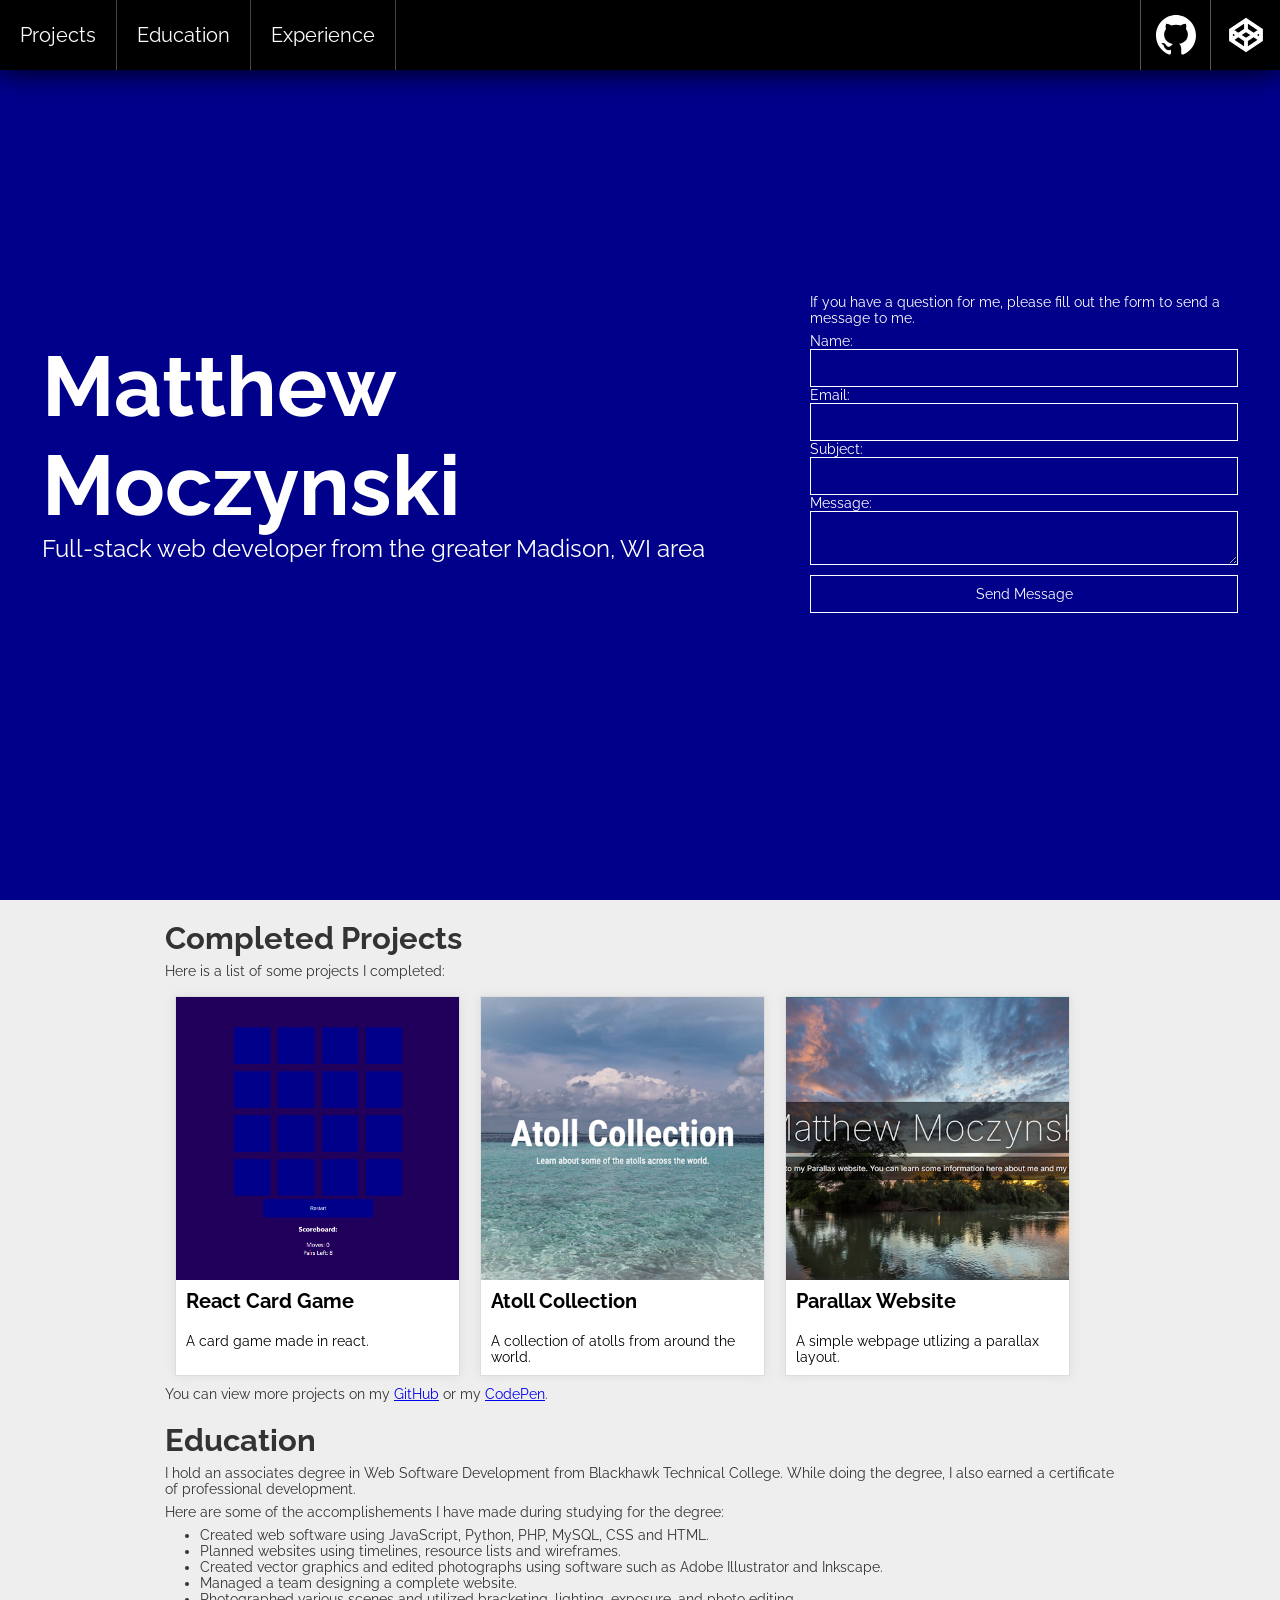
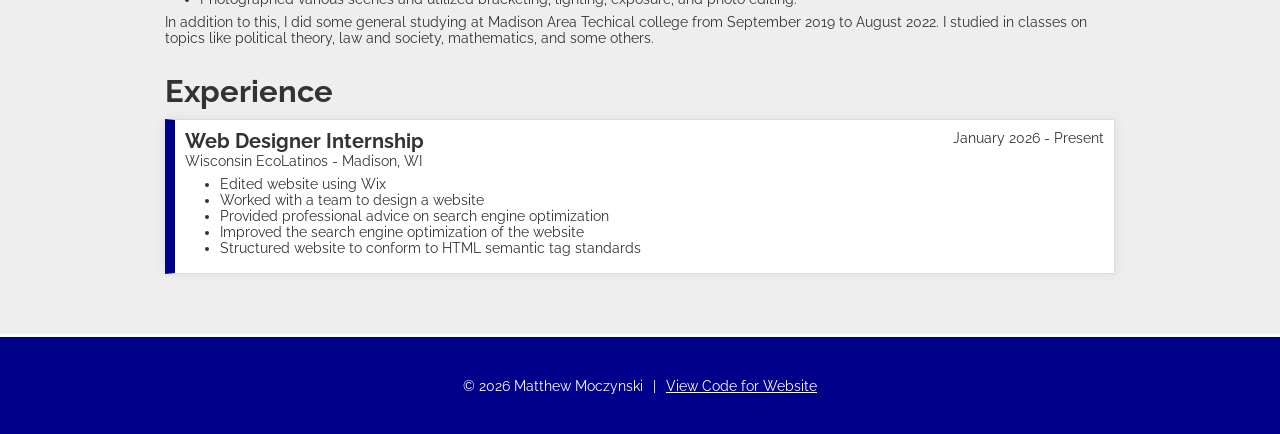
<file: index.html>
<!DOCTYPE html>
<html lang="en">
<head>
    <meta charset="UTF-8">
    <meta name="viewport" content="width=device-width, initial-scale=1.0">
    <title>Home | Matthew Moczynski</title>
    <link rel="preconnect" href="https://fonts.googleapis.com">
    <link rel="preconnect" href="https://fonts.gstatic.com" crossorigin>
    <link href="https://fonts.googleapis.com/css2?family=Raleway:ital,wght@0,100..900;1,100..900&display=swap" rel="stylesheet">
    <link href="style.css" rel="stylesheet">
    <script src="script.js" defer></script>
</head>
<body>
      <header>
        <div id="mobile-nav" class="header-items mobile-hidden">
            <nav class="links">
                <a href="#projects">Projects</a>
                <a href="#education">Education</a>
                <a href="#experience">Experience</a>
            </nav>
            <div class="social-media-links">
                <a href="https://github.com/mmoczynski" title="GitHub" target="_blank">
                    <!-- Source: https://brand.github.com/foundations/logo -->
                    <img src="images/GitHub_Invertocat_White.svg">
                </a>
                <a href="https://codepen.io/mmoczynski" title="Codepen" target="_blank">
                    <!-- Source: https://www.svgrepo.com/svg/313739/codepen -->
                    <img src="images/codepen-svgrepo-com.svg">
                </a>
            </div>
        </div>
        <button class="mobile-menu-button">
            <img src="images/Hamburger_icon.svg" title="See Navigation Menu">
        </button>
      </header>
      <main>

        <section id="intro" class="fullwidth">
            <div class="col right">
                <h1>Matthew Moczynski</h1>
                <div class="tagline">Full-stack web developer from the greater Madison, WI area</div>
                <button class="show-contact-menu">Show Contact Menu</button>
            </div>
            <div id="contact-me" class="col left mobile-hidden">
                <div class="mobile-form-top">
                    <!-- Source: https://www.svgrepo.com/svg/380138/x-close-delete -->
                    <img src="images/x-close-delete-svgrepo-com.svg">
                </div>
                <form class="contact-form" method="post" action="https://formspree.io/f/mqaewkar">
                    <!--<h2>Contact Me</h2>-->
                    <p>If you have a question for me, please fill out the form to send a message to me.</p>
                    <label for="name">Name:</label>
                    <input type="text" id="name" name="name">
                    <label for="sender-name">Email:</label>
                    <input type="email" id="sender-name" name="sender-name">
                    <label for="subject">Subject:</label>
                    <input type="text" id="subject" name="subject">
                    <label for="content">Message: </label>
                    <textarea id="content" name="content"></textarea>
                    <input type="submit" value="Send Message" id="submit-button">
                </form>
            </div>  
        </section>
        <div class="section-wrapper">
            <section id="projects">

                <h2>Completed Projects</h2>
                <p>Here is a list of some projects I completed:</p>

                <div class="project-list">

                    <a class="project-card" href="https://github.com/mmoczynski/react-card-game-2/" target="_blank">
                        <img src="images/react-card-game-preview.png" alt="React Card Game">
                        <h3>React Card Game</h3>
                        <div class="description">
                            A card game made in react.
                        </div>
                    </a>

                    <a class="project-card" href="https://mmoczynski.github.io/btc-frontend-projects/atoll-collection/index.html" target="_blank">
                        <img src="images/atoll-collection-thumbnail.png" alt="Atoll Collection">
                        <h3>Atoll Collection</h3>
                        <div class="description">
                            A collection of atolls from around the world.
                        </div>
                    </a>

                    <a class="project-card" href="https://mmoczynski.github.io/btc-frontend-projects/parallax-site/index.html" target="_blank">
                        <img src="images/parallax-website-thumbnail.png">
                        <h3>Parallax Website</h3>
                        <div class="description">
                            A simple webpage utlizing a parallax layout.
                        </div>
                    </a>
                </div>

                <div>
                    You can view more projects on my <a href="https://github.com/mmoczynski" target="_blank">GitHub</a> or my <a target="_blank" href="https://codepen.io/mmoczynski">CodePen</a>.
                </div>


            </section>
        </div>

        <div class="section-wrapper">
            <section id="education">
                <h2>Education</h2>
                    <p>
                        I hold an associates degree in Web Software Development from Blackhawk Technical College. 
                        While doing the degree, I also earned a certificate of professional development.
                    </p>
                    <p>Here are some of the accomplishements I have made during studying for the degree:</p>
                    <ul>
                        <li>Created web software using JavaScript, Python, PHP, MySQL, CSS and HTML.</li>
                        <li>Planned websites using timelines, resource lists and wireframes.</li>
                        <li>Created vector graphics and edited photographs using software such as Adobe Illustrator and Inkscape.</li>
                        <li>Managed a team designing a complete website.</li>
                        <li>Photographed various scenes and utilized bracketing, lighting, exposure, and photo editing.</li>
                    </ul>
                    <p>
                        In addition to this, I did some general studying at Madison Area Techical college from September 2019 to August 2022. 
                        I studied in classes on topics like political theory, law and society, mathematics, and some others.
                </p>
            </section>
        </div>

        <div class="section-wrapper">
            <section id="experience">
                <h2>Experience</h2>
                <div class="resume-card">
                    <div class="card-top">
                        <h3>Web Designer Internship</h3>
                        <span class="daterange">
                            <time>January 2026</time>
                            <span class="seperator">-</span>
                            <time>Present</time>
                        </span>
                        <div class="employer">
                            <span class="name">Wisconsin EcoLatinos</span>
                            <span class="seperator">-</span>
                            <span class="location">Madison, WI</span>
                        </div>
                    </div>
                    <div class="desc">
                        <ul>
                            <li>Edited website using Wix</li>
                            <li>Worked with a team to design a website</li>
                            <li>Provided professional advice on search engine optimization</li>
                            <li>Improved the search engine optimization of the website</li>
                            <li>Structured website to conform to HTML semantic tag standards</li>
                        </ul>
                    </div>
                </div>
            </section>
        </div>

    </main>
    <footer>
        <section class="info">
            <span>&copy; 2026 Matthew Moczynski</span>
            <span class="seperator-pipe">|</span>
            <a target="_blank" href="https://github.com/mmoczynski/mmoczynski.github.io">View Code for Website</a>
        </section>
        <!--<section class="contacts">
            <span>email@example.com</span>
            <div class="social-media"></div>
        </section>-->
    </footer>

</body>
</html>
</file>
<file: style.css>
:root {
    --color2: darkblue;
    --font-color-2: white;
    --navigation-height: 70px;
}

* {
    box-sizing: border-box;
    padding: 0;
    margin: 0;
}

html, body {
    display: flex;
    flex-direction: column;
    padding: 0;
    margin: 0;
    font-family: "Raleway", sans-serif;
    font-size: 14px;
}

body {
    background: #eee;
    color: #333;
    overflow-x: hidden;
}

header {
    display: flex;
}

span.logo-text {
    flex-grow: 1;
}

nav {
    flex-grow: 0;
}

main {
    display: flex;
    flex-direction: column;
    /* margin-top: var(--navigation-height); */
}

/*** Footer ***/

footer {
    display: flex;
    height: 100px;
    background: var(--color2);
    color: var(--font-color-2);
    border-top: 3px solid white;
    margin-top: 50px;
}

footer a {
    color: white;
}

.seperator-pipe {
    margin: 0 10px;
}

footer > section {
    width: 100%;
    display: flex;
    align-items: center;
    justify-content: center;
    display: flex;
    background: var(--color2);
}

main > section {
    /* height: 100vh; */
    display: flex;
    /* border-bottom: 36px solid #222; */
    flex-direction: column;
}

.section-wrapper {
    width: 100%;
    display: flex;
    flex-direction: column;
    align-items: center;
    margin-top: 20px;
}

.section-wrapper section {
    width: 950px;
}

/*** Headers ***/

h1 {
    font-size: 6em;
    display: inline-block;
    padding: 0;
    width: 100%;
}

h2 {
    /* background: #333; */
    font-size: 2.2em;
    /* text-align: center; */
    width: 100%;
    /* display: flex; */
    /* justify-content: center; */
    /* align-items: center; */
    /* border-bottom: 1px solid #666; */
}

h3 {
    font-size: 1.4em;
}

h4 {
    font-size: 1.8em;
}

@keyframes leftColAnm {
    from {
        opacity: 0;
    }

    to {
        opacity: 1;
    }
}

@keyframes contactMenuTransform {
    from {
        position: relative;
        left: 100vw;
    }

    to {
        position: relative;
        left: 0;
    }
}

@keyframes projectCardAnimation {
    from {
        opacity: 0;
    }

    to {
        opacity: 1;
    }
}

#intro {
    align-items: center;
    display: flex;
    justify-content: space-around;
    flex-direction: row;
    min-height: 100vh;
    background: var(--color2);
    
    /*background-image: url(images/btc-photography/sunburst.jpg);
    background-repeat: no-repeat;
    background-size: cover;*/

    color: var(--font-color-2);
    width: 100%;
    /* margin-bottom: 50px; */
    /* border-bottom: 3px solid white; */
    /* overflow-x: hidden; */
}

#intro a {
  color: var(--font-color-2);
  font-size: 1.2em;
}

#intro .tagline {
    width: 100%;
    font-size: 1.7em;
}

.mobile-menu-button {
    display: none;
}

/***
* Note: Keep width of nav at 100% instead
* of 100vh. Otherwise, it will go behind the 
* scroll bar. It needs to be at 100% to 
* be the same width as the parent element.
*
*/

header {
    width: 100%;
    background: #000000;
    display: flex;
    position: fixed;
    box-shadow: 0 0 30px black;
    height: var(--navigation-height);
    font-size: 1.4em;
    z-index: 100;
}

header nav a:hover {
    transition: background 0.5s;
    background: #111;
}

header nav a {
    text-decoration: none;
    color: white;
    padding: 20px;
    display: flex;
    border-right: 1px solid #444;
    align-items: center;
    justify-content: center;
}

header nav {
    display: flex;
    flex-grow: 1;
}

header .social-media-links {
    display: flex;
}

header .social-media-links a {
    display: flex;
    border-left: 1px solid #555;
    aspect-ratio: 1;
    align-items: center;
    justify-content: center;
}

header .social-media-links a img {
    width: 40px;
    margin: 0px;
}

.header-items {
    display: flex;
    width: 100%;
}

/*** Generic tags ***/

ul {
    margin-left: 2.5em;
    margin-top: 0.5em;
    margin-bottom: 0.5em;
}

p {
    margin: 0.5em 0px;
}

/*** Submit Form ***/

#contact-me form{
    display: flex;
    flex-direction: column;
    width: 100%;
}

#contact-me form input, #contact-me form textarea {
    background: var(--color2);
    border: 1px solid var(--font-color-2);
    color: var(--font-color-2);
    font-size: inherit;
    font-family: inherit;
    padding: 10px;
}

#submit-button {
    font-family: inherit;
    background: var(--color2);
    color: var(--font-color-2);
    font-size: 1em;
    padding: 10px;
    margin-top: 10px;
    border: 3px solid var(--font-color-2);
    cursor: pointer;
}

/*** Intro Columns ***/

.col {
    display: flex;
    flex-direction: column;
    align-items: center;
    justify-content: center;
    padding: 3em;
}

.col.right {
    width: 60%;
    height: 100%;
    animation: leftColAnm;
    animation-duration: 0.5s;
}

#contact-me {
    width: 40%;
    height: 100%;
    animation: contactMenuTransform;
    animation-duration: 1s;
}

/*** Project cards ***/

.project-list {
    display: flex;
    flex-wrap: wrap;
    flex-direction: row;
}

.project-card {
    /* border: 3px solid white; */
    margin: 10px;
    /* padding: 10px; */
    animation: projectCardAnimation;
    animation-timeline: view(block 90% 0%);
    background: #fff;
    /* color: white; */
    width: 30%;
    display: flex;
    flex-direction: column;
    border: 1px solid #ddd;
    /* margin: 10px; */
    box-shadow: 0 0 10px #ddd;
    text-decoration: none;
}

.project-card .buttons a {
    background: var(--color2);
    color: var(--font-color-2);
    padding: 10px;
    display: flex;
    text-decoration: none;
    /* margin: 5px; */
    /* border: 3px solid white; */
    flex-grow: 1;
    justify-content: center;
}

.project-card .buttons {
    display: flex;
    flex-direction: column;
}

.project-card h3 {
    /* background: var(--color2); */
    color: black;
    padding: 10px;
}

.project-card .description {
    padding: 10px;
    color: black;
}

.project-card img {
    width: 100%;
    /* border-top: 3px solid white; */
    /* border-bottom: 3px solid white; */
    aspect-ratio: 1;
    object-fit: cover;
}

.resume-card {
    background: #fff;
    border: 1px solid #ddd;
    padding: 10px;
    margin: 10px 0px;
    border-left: 10px solid var(--color2);
    box-shadow: 0 0 10px #ddd;
}

.resume-card .card-top {
    display: flex;
    flex-wrap: wrap;
}

.resume-card .card-top h3 {
    flex-grow: 1;
}

.resume-card .card-top .employer{
    width: 100%;
}

.show-contact-menu {
    display: none;
}

.mobile-form-top {
    display: none;
}

@media only screen and (max-width: 1024px) {

    .mobile-form-top {
        position: fixed;
        top: 0;
        right: 0;
        width: 75px;
        margin: 30px;
        border: 1px solid white;
        height: 75px;
        display: flex;
        align-items: center;
        justify-content: center;
        border-radius: 40px;
        cursor: pointer;
    }

    .mobile-form-top img {
        width: 60px;
    }
    
    .show-contact-menu {
        background: transparent;
        border: 1px solid #fff;
        color: white;
        width: 100%;
        font-size: 1.8em;
        display: flex;
        margin: 20px;
        padding: 10px;
        border-radius: 5px;
        justify-content: center;
        height: 15vh;
        align-items: center;
    }

        /*** Header items when hidden ***/

    .mobile-hidden {
        display: none;
    }

    
    main {
        align-items: start;
    }

    #intro {
        flex-direction: column;
    }

    .section-wrapper section {
        width: 100vw;
        padding: 10px;
    }

    .col.right, #contact-me {
        /* width: 50%; */
        padding: 1px;
        /* height: 50%; */
    }

    h1 {
        font-size: 3em;
    }

    .col.right {
        width: 100%;
        /* height: unset; */
        /* border-bottom: 3px solid var(--font-color-2); */
        /* flex-direction: row; */
        /* flex-wrap: wrap; */
        /* padding-bottom: 10px; */
        display: flex;
        padding: 15px;
    }

    .col, #contact-me {
        padding: 0;
    }

    h1 {
        font-size: 4em;
        width: 100%;
        display: flex;
        /* justify-content: center; */
    }

    .col.right nav {
        display: none;
    }

    #contact-me form {
        width: 70vw;
    }

    .project-list {
        flex-direction: column;
    }

    .project-card {
        width: 100%;
        margin: 0;
        margin-bottom: 10px;
    }

    .project-card img {
        aspect-ratio: 4;
    }
    /*** Header items when not hidden ***/

    .header-items:not(.mobile-hidden) {
        display: flex;
        flex-direction: column;
        position: fixed;
        width: 100vw;
        height: calc(100vh - var(--navigation-height));
        background: #111;
        margin-top: var(--navigation-height);
    }

    .header-items .links {
        flex-grow: 0;
        flex-direction: column;
    }

    .header-items .social-media-links {
        flex-direction: column;
    }

    header a {
        height: 100px;
        border-bottom: 1px solid #777
    }

    .mobile-menu-button {
        display: block;
        aspect-ratio: 1;
        background: transparent;
        border: 0;
        border-left: 1px solid #555
    }

    header {
        justify-content: right;
    }

    #contact-me:not(.mobile-hidden) {
        position: fixed;
        width: 100vw;
        height: 100vh;
        background: darkblue;
        z-index: 10000;
        display: flex;
        animation: none;
        top: 0;
    }


}
/*** Smartphones ***/

@media only screen and (max-width: 475px) {

    h1 {
        font-size: 4em;
        width: 100%;
        display: flex;
        justify-content: center;
    }

}
</file>
